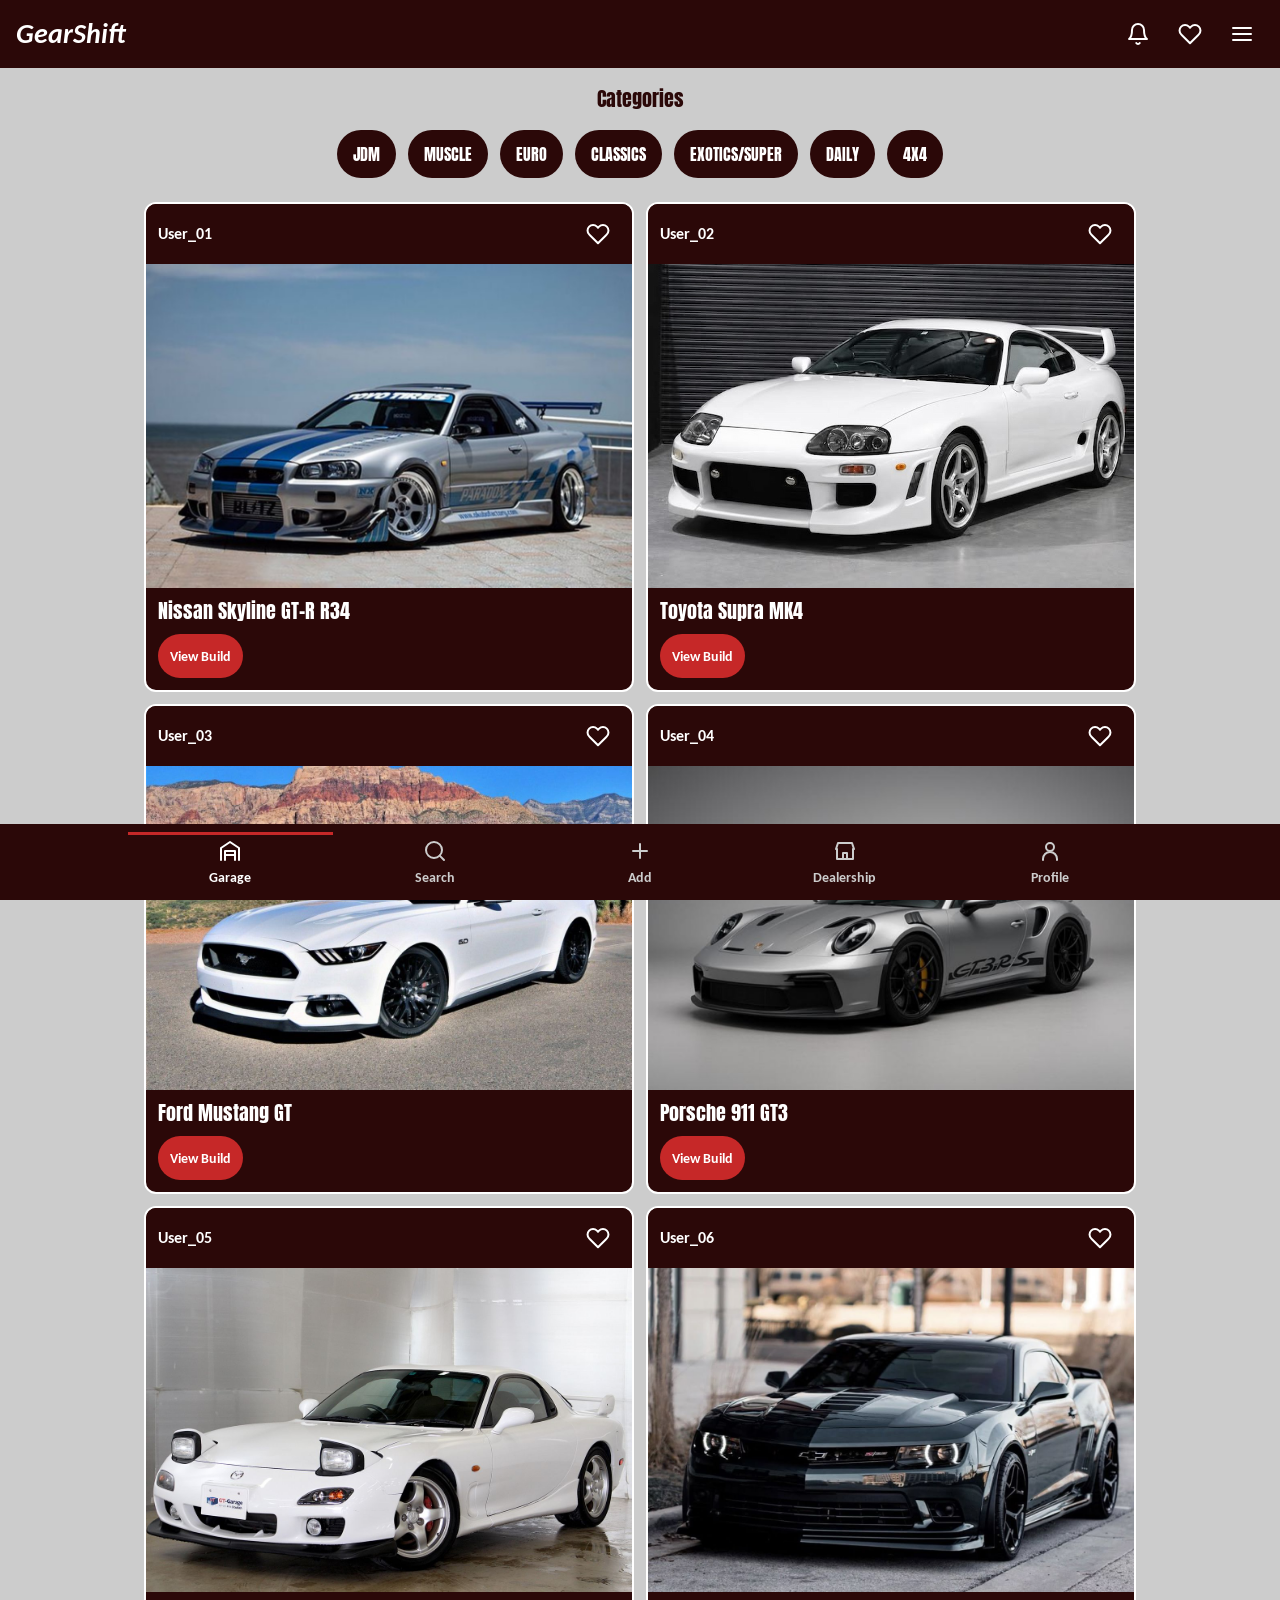
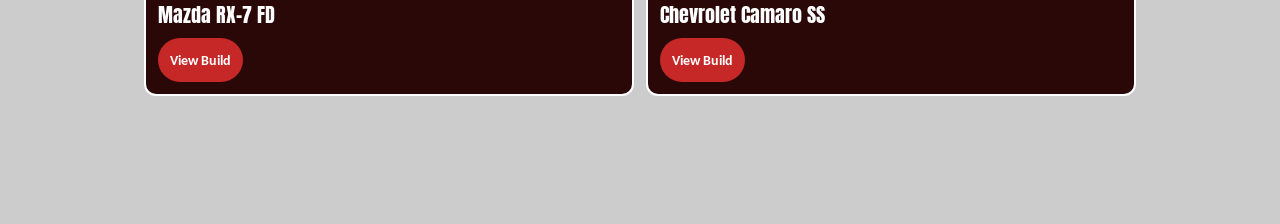
<file: index.html>
<!DOCTYPE html>
<html lang="en">

<head>
    <meta charset="UTF-8">
    <meta name="viewport" content="width=device-width, initial-scale=1.0">
    <meta name="theme-color" content="#2B0808">
    <title>GearShift</title>
    <link rel="preconnect" href="https://fonts.googleapis.com">
    <link rel="preconnect" href="https://fonts.gstatic.com" crossorigin>
    <link href="https://fonts.googleapis.com/css2?family=Anton&family=Carlito:ital,wght@0,400;0,700;1,400;1,700&display=swap" rel="stylesheet">
    <link rel="stylesheet" href="css/tokens.css">
    <link rel="stylesheet" href="css/base.css">
    <link rel="stylesheet" href="css/components/header.css">
    <link rel="stylesheet" href="css/components/category-chips.css">
    <link rel="stylesheet" href="css/components/build-card.css">
    <link rel="stylesheet" href="css/components/bottom-nav.css">
    <link rel="stylesheet" href="css/pages/home.css">
</head>

<body>
    <header class="page-header">
        <div class="header-content">
            <h1 class="gearshift-title">
                <a href="#/home">GearShift</a>
            </h1>

            <nav class="header-actions" aria-label="Header actions">
                <button class="icon-button" type="button" aria-label="Notifications">
                    <svg width="24" height="24" viewBox="0 0 24 24" fill="none" stroke="currentColor" stroke-width="2"
                        stroke-linecap="round" stroke-linejoin="round" aria-hidden="true">
                        <path d="M18 8A6 6 0 0 0 6 8c0 7-3 9-3 9h18s-3-2-3-9"></path>
                        <path d="M13.73 21a2 2 0 0 1-3.46 0"></path>
                    </svg>
                </button>

                <button class="icon-button" type="button" aria-label="Saved cars">
                    <svg viewBox="0 0 24 24" width="24" height="24" fill="none" stroke="currentColor" stroke-width="2"
                        stroke-linecap="round" stroke-linejoin="round" aria-hidden="true">
                        <path
                            d="M20.84 4.61a5.5 5.5 0 0 0-7.78 0L12 5.67l-1.06-1.06a5.5 5.5 0 0 0-7.78 7.78l1.06 1.06L12 21.23l7.78-7.78 1.06-1.06a5.5 5.5 0 0 0 0-7.78z">
                        </path>
                    </svg>
                </button>

                <button class="icon-button nav-trigger" type="button" aria-label="Menu">
                    <svg width="24" height="24" viewBox="0 0 24 24" fill="none" stroke="currentColor" stroke-width="2"
                        stroke-linecap="round" stroke-linejoin="round" aria-hidden="true">
                        <line x1="3" y1="6" x2="21" y2="6"></line>
                        <line x1="3" y1="12" x2="21" y2="12"></line>
                        <line x1="3" y1="18" x2="21" y2="18"></line>
                    </svg>
                </button>
            </nav>
        </div>
    </header>

    <main class="page-content">
    <section aria-labelledby="categories-title">
        <h2 id="categories-title" class="category-heading">Categories</h2>
        <div class="category-chips-container" role="group" aria-label="Car categories">
            <button class="category-chip" type="button" aria-pressed="false">JDM</button>
            <button class="category-chip" type="button" aria-pressed="false">Muscle</button>
            <button class="category-chip" type="button" aria-pressed="false">Euro</button>
            <button class="category-chip" type="button" aria-pressed="false">Classics</button>
            <button class="category-chip" type="button" aria-pressed="false">Exotics/Super</button>
            <button class="category-chip" type="button" aria-pressed="false">Daily</button>
            <button class="category-chip" type="button" aria-pressed="false">4x4</button>
        </div>
    </section>

    <section id="builds-section" class="builds-section" aria-label="Builds">
        <article class="build-card">
            <div class="build-card__top">
                <span class="build-card__user">User_01</span>
                <button class="build-card__heart" type="button" aria-label="Save this build" aria-pressed="false">
                    <svg class="build-card__heart-icon" viewBox="0 0 24 24" width="24" height="24" fill="none"
                        stroke="currentColor" stroke-width="2" stroke-linecap="round" stroke-linejoin="round"
                        aria-hidden="true">
                        <path
                            d="M20.84 4.61a5.5 5.5 0 0 0-7.78 0L12 5.67l-1.06-1.06a5.5 5.5 0 0 0-7.78 7.78l1.06 1.06L12 21.23l7.78-7.78 1.06-1.06a5.5 5.5 0 0 0 0-7.78z">
                        </path>
                    </svg>
                </button>
            </div>
            <img class="build-card__photo" src="assets/img/cars/skyline-r34.jpg" alt="Nissan Skyline GT-R R34 build" width="1200" height="800">
            <h3 class="build-card__title">Nissan Skyline GT-R R34</h3>
            <a class="build-card__link" href="#/build">View Build</a>
        </article>

        <article class="build-card">
            <div class="build-card__top">
                <span class="build-card__user">User_02</span>
                <button class="build-card__heart" type="button" aria-label="Save this build" aria-pressed="false">
                    <svg class="build-card__heart-icon" viewBox="0 0 24 24" width="24" height="24" fill="none"
                        stroke="currentColor" stroke-width="2" stroke-linecap="round" stroke-linejoin="round"
                        aria-hidden="true">
                        <path
                            d="M20.84 4.61a5.5 5.5 0 0 0-7.78 0L12 5.67l-1.06-1.06a5.5 5.5 0 0 0-7.78 7.78l1.06 1.06L12 21.23l7.78-7.78 1.06-1.06a5.5 5.5 0 0 0 0-7.78z">
                        </path>
                    </svg>
                </button>
            </div>
            <img class="build-card__photo" src="assets/img/cars/supra-mk4.jpg" alt="Toyota Supra MK4 build" width="1200" height="800">
            <h3 class="build-card__title">Toyota Supra MK4</h3>
            <a class="build-card__link" href="#/build">View Build</a>
        </article>

        <article class="build-card">
            <div class="build-card__top">
                <span class="build-card__user">User_03</span>
                <button class="build-card__heart" type="button" aria-label="Save this build" aria-pressed="false">
                    <svg class="build-card__heart-icon" viewBox="0 0 24 24" width="24" height="24" fill="none"
                        stroke="currentColor" stroke-width="2" stroke-linecap="round" stroke-linejoin="round"
                        aria-hidden="true">
                        <path
                            d="M20.84 4.61a5.5 5.5 0 0 0-7.78 0L12 5.67l-1.06-1.06a5.5 5.5 0 0 0-7.78 7.78l1.06 1.06L12 21.23l7.78-7.78 1.06-1.06a5.5 5.5 0 0 0 0-7.78z">
                        </path>
                    </svg>
                </button>
            </div>
            <img class="build-card__photo" src="assets/img/cars/mustang-gt.jpg" alt="Ford Mustang GT build" width="1200" height="800" loading="lazy">
            <h3 class="build-card__title">Ford Mustang GT</h3>
            <a class="build-card__link" href="#/build">View Build</a>
        </article>

        <article class="build-card">
            <div class="build-card__top">
                <span class="build-card__user">User_04</span>
                <button class="build-card__heart" type="button" aria-label="Save this build" aria-pressed="false">
                    <svg class="build-card__heart-icon" viewBox="0 0 24 24" width="24" height="24" fill="none"
                        stroke="currentColor" stroke-width="2" stroke-linecap="round" stroke-linejoin="round"
                        aria-hidden="true">
                        <path
                            d="M20.84 4.61a5.5 5.5 0 0 0-7.78 0L12 5.67l-1.06-1.06a5.5 5.5 0 0 0-7.78 7.78l1.06 1.06L12 21.23l7.78-7.78 1.06-1.06a5.5 5.5 0 0 0 0-7.78z">
                        </path>
                    </svg>
                </button>
            </div>
            <img class="build-card__photo" src="assets/img/cars/911-gt3.jpg" alt="Porsche 911 GT3 build" width="1200" height="800" loading="lazy">
            <h3 class="build-card__title">Porsche 911 GT3</h3>
            <a class="build-card__link" href="#/build">View Build</a>
        </article>

        <article class="build-card">
            <div class="build-card__top">
                <span class="build-card__user">User_05</span>
                <button class="build-card__heart" type="button" aria-label="Save this build" aria-pressed="false">
                    <svg class="build-card__heart-icon" viewBox="0 0 24 24" width="24" height="24" fill="none"
                        stroke="currentColor" stroke-width="2" stroke-linecap="round" stroke-linejoin="round"
                        aria-hidden="true">
                        <path
                            d="M20.84 4.61a5.5 5.5 0 0 0-7.78 0L12 5.67l-1.06-1.06a5.5 5.5 0 0 0-7.78 7.78l1.06 1.06L12 21.23l7.78-7.78 1.06-1.06a5.5 5.5 0 0 0 0-7.78z">
                        </path>
                    </svg>
                </button>
            </div>
            <img class="build-card__photo" src="assets/img/cars/rx7-fd.jpg" alt="Mazda RX-7 FD build" width="1200" height="800" loading="lazy">
            <h3 class="build-card__title">Mazda RX-7 FD</h3>
            <a class="build-card__link" href="#/build">View Build</a>
        </article>

        <article class="build-card">
            <div class="build-card__top">
                <span class="build-card__user">User_06</span>
                <button class="build-card__heart" type="button" aria-label="Save this build" aria-pressed="false">
                    <svg class="build-card__heart-icon" viewBox="0 0 24 24" width="24" height="24" fill="none"
                        stroke="currentColor" stroke-width="2" stroke-linecap="round" stroke-linejoin="round"
                        aria-hidden="true">
                        <path
                            d="M20.84 4.61a5.5 5.5 0 0 0-7.78 0L12 5.67l-1.06-1.06a5.5 5.5 0 0 0-7.78 7.78l1.06 1.06L12 21.23l7.78-7.78 1.06-1.06a5.5 5.5 0 0 0 0-7.78z">
                        </path>
                    </svg>
                </button>
            </div>
            <img class="build-card__photo" src="assets/img/cars/camaro-ss.jpg" alt="Chevrolet Camaro SS build" width="1200" height="800" loading="lazy">
            <h3 class="build-card__title">Chevrolet Camaro SS</h3>
            <a class="build-card__link" href="#/build">View Build</a>
        </article>
    </section>
</main>

    <nav class="bottom-nav" aria-label="Primary">
        <div class="bottom-nav__items">
            <a class="bottom-nav__item" href="#/home" aria-current="page">
                <svg viewBox="0 0 24 24" width="24" height="24" fill="none" stroke="currentColor" stroke-width="2"
                    stroke-linecap="round" stroke-linejoin="round" aria-hidden="true">
                    <path d="M3 21V9l9-6 9 6v12"></path>
                    <path d="M7 21v-9h10v9"></path>
                    <path d="M7 16h10"></path>
                </svg>
                <span class="bottom-nav__label">Garage</span>
            </a>

            <a class="bottom-nav__item" href="#/search">
                <svg viewBox="0 0 24 24" width="24" height="24" fill="none" stroke="currentColor" stroke-width="2"
                    stroke-linecap="round" stroke-linejoin="round" aria-hidden="true">
                    <circle cx="11" cy="11" r="8"></circle>
                    <line x1="21" y1="21" x2="16.65" y2="16.65"></line>
                </svg>
                <span class="bottom-nav__label">Search</span>
            </a>

            <a class="bottom-nav__item" href="#/post">
                <svg viewBox="0 0 24 24" width="24" height="24" fill="none" stroke="currentColor" stroke-width="2"
                    stroke-linecap="round" stroke-linejoin="round" aria-hidden="true">
                    <line x1="12" y1="5" x2="12" y2="19"></line>
                    <line x1="5" y1="12" x2="19" y2="12"></line>
                </svg>
                <span class="bottom-nav__label">Add</span>
            </a>

            <a class="bottom-nav__item" href="#/dealership">
                <svg viewBox="0 0 24 24" width="24" height="24" fill="none" stroke="currentColor" stroke-width="2"
                    stroke-linecap="round" stroke-linejoin="round" aria-hidden="true">
                    <path d="M3 10l2-6h14l2 6"></path>
                    <path d="M4 10v10h16V10"></path>
                    <path d="M10 20v-6h4v6"></path>
                </svg>
                <span class="bottom-nav__label">Dealership</span>
            </a>

            <a class="bottom-nav__item" href="#/profile">
                <svg viewBox="0 0 24 24" width="24" height="24" fill="none" stroke="currentColor" stroke-width="2"
                    stroke-linecap="round" stroke-linejoin="round" aria-hidden="true">
                    <circle cx="12" cy="8" r="4"></circle>
                    <path d="M5 21v-1a7 7 0 0 1 14 0v1"></path>
                </svg>
                <span class="bottom-nav__label">Profile</span>
            </a>
        </div>
    </nav>

    <footer class="page-footer">
        <!-- Footer content -->
    </footer>

    <script type="module" src="js/components/home-interactions.js"></script>
</body>

</html>
</file>
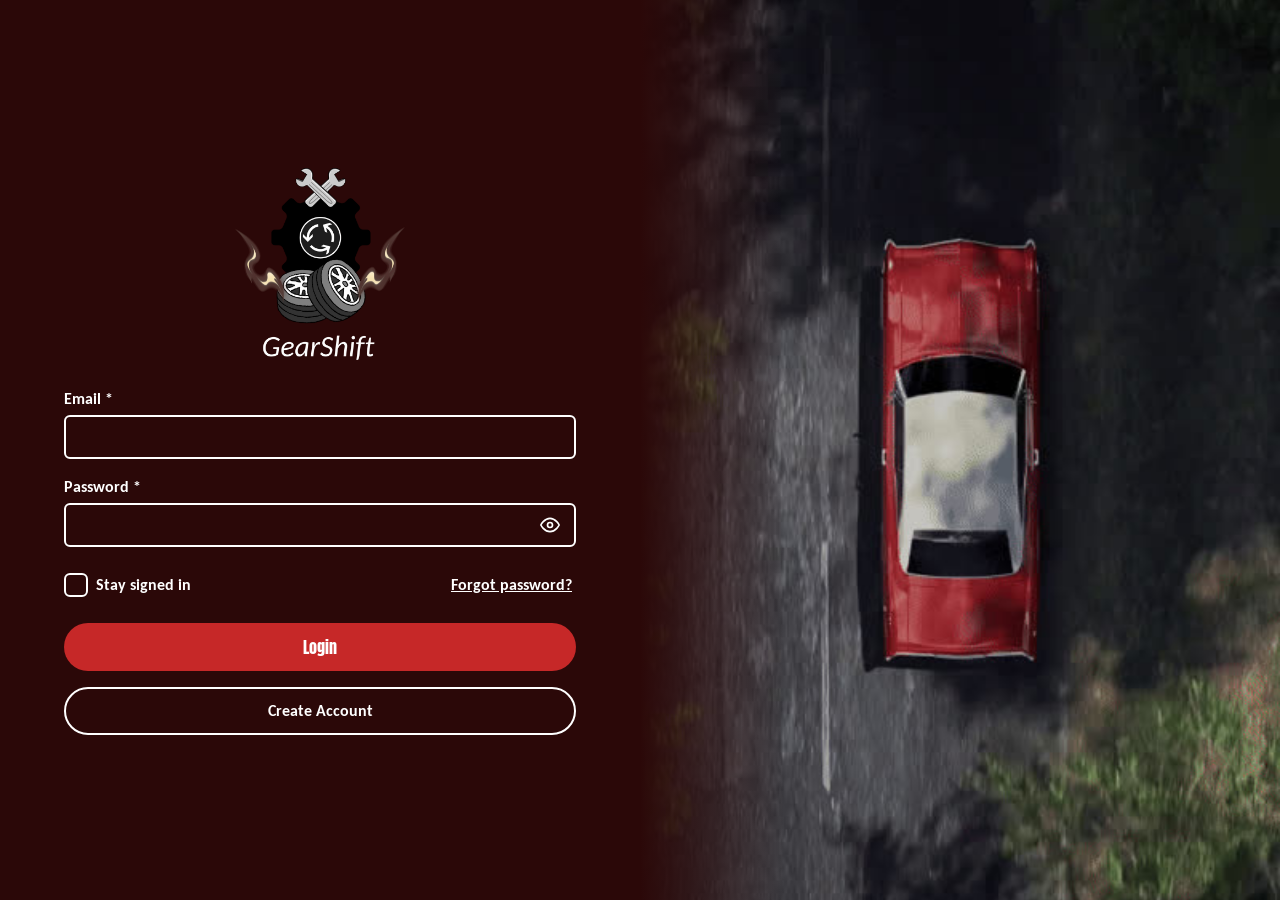
<file: login.html>
<!DOCTYPE html>
<html lang="en">

<head>
    <meta charset="UTF-8">
    <meta name="viewport" content="width=device-width, initial-scale=1.0">
    <meta name="theme-color" content="#2B0808">
    <title>Login – GearShift</title>
    <link rel="preconnect" href="https://fonts.googleapis.com">
    <link rel="preconnect" href="https://fonts.gstatic.com" crossorigin>
    <link href="https://fonts.googleapis.com/css2?family=Anton&family=Carlito:ital,wght@0,400;0,700;1,400;1,700&display=swap" rel="stylesheet">
    <link rel="stylesheet" href="css/tokens.css">
    <link rel="stylesheet" href="css/base.css">
    <link rel="stylesheet" href="css/components/login-form.css">
    <link rel="stylesheet" href="css/pages/login.css">
</head>

<body>
    <main class="login">
        <div class="login__layout">
            <section class="login__panel" aria-labelledby="login-logo">
                <h1 class="login__logo" id="login-logo">
                    <a href="#/home"><img src="assets/img/cars/gearshift-logo.png" alt="GearShift" width="640"
                            height="718"></a>
                </h1>

                <form class="login-form" novalidate>
                    <div class="login-form__field">
                        <label class="login-form__label" for="login-email">
                            Email <span class="login-form__required" aria-hidden="true">*</span>
                        </label>
                        <input class="login-form__input" id="login-email" name="email" type="email"
                            autocomplete="email" required aria-describedby="login-email-error">
                        <p class="login-form__error" id="login-email-error" aria-live="polite" hidden></p>
                    </div>

                    <div class="login-form__field">
                        <label class="login-form__label" for="login-password">
                            Password <span class="login-form__required" aria-hidden="true">*</span>
                        </label>
                        <div class="login-form__password">
                            <input class="login-form__input login-form__input--with-toggle" id="login-password"
                                name="password" type="password" autocomplete="current-password" required
                                aria-describedby="login-password-error">
                            <button class="login-form__toggle" type="button" aria-label="Show password" aria-pressed="false">
                                <svg class="login-form__toggle-icon login-form__toggle-icon--eye" width="20" height="20"
                                    viewBox="0 0 24 24" fill="none" stroke="currentColor" stroke-width="2"
                                    stroke-linecap="round" stroke-linejoin="round" aria-hidden="true">
                                    <path d="M1 12s4-8 11-8 11 8 11 8-4 8-11 8-11-8-11-8z"></path>
                                    <circle cx="12" cy="12" r="3"></circle>
                                </svg>
                                <svg class="login-form__toggle-icon login-form__toggle-icon--eye-off" width="20"
                                    height="20" viewBox="0 0 24 24" fill="none" stroke="currentColor" stroke-width="2"
                                    stroke-linecap="round" stroke-linejoin="round" aria-hidden="true" hidden>
                                    <path d="M17.94 17.94A10.07 10.07 0 0 1 12 20c-7 0-11-8-11-8a18.45 18.45 0 0 1 5.06-5.94"></path>
                                    <path d="M9.9 4.24A9.12 9.12 0 0 1 12 4c7 0 11 8 11 8a18.5 18.5 0 0 1-2.16 3.19"></path>
                                    <path d="M14.12 14.12a3 3 0 1 1-4.24-4.24"></path>
                                    <line x1="1" y1="1" x2="23" y2="23"></line>
                                </svg>
                            </button>
                        </div>
                        <p class="login-form__error" id="login-password-error" aria-live="polite" hidden></p>
                    </div>

                    <div class="login-form__row">
                        <label class="login-form__remember">
                            <input class="login-form__checkbox" name="stay-signed-in" type="checkbox">
                            Stay signed in
                        </label>

                        <a class="login-form__forgot" href="#/forgot">Forgot password?</a>
                    </div>

                    <button class="login-form__submit" type="submit">Login</button>

                    <p class="login-form__status" role="status" hidden></p>
                </form>

                <a class="login__signup" href="#/signup">Create Account</a>
            </section>

            <!-- Hero media stays as the desktop fallback until the Login hero task adds its asset. -->
            <div class="login__media" aria-hidden="true"></div>
        </div>
    </main>

    <script type="module" src="js/components/login-interactions.js"></script>
</body>

</html>
</file>
<file: css/tokens.css>
:root {
    /*Primitives*/

    --maroon-900: #2B0808;
    --maroon-700: #4A1212;
    --gray-300: #CCCCCC;
    --white: #FFFFFF;
    --red-600: #C62828;
    --red-700: #A81F1F;

    /*Roles*/
    --color-page: var(--gray-300);
    --color-surface: var(--maroon-900);
    --color-surface-raised: var(--maroon-700);
    --color-text-on-surface: var(--white);
    --color-text-on-page: var(--maroon-900);
    --color-action: var(--red-600);
    --color-action-hover: var(--red-700);

    /*Spacings*/
    --space-1: 0.25rem;
    --space-2: 0.5rem;
    --space-3: 0.75rem;
    --space-4: 1rem;
    --space-5: 1.5rem;
    --space-6: 2rem;
    --space-8: 3rem;
    --container-max: 64rem;
    
    /* Radius */
    --radius-sm: 6px;
    --radius-md: 12px;
    --radius-pill: 999px;

    /* Sizes */
    --min-touch-target: 2.75rem;
    --border-width: 2px;
    --logo-width: 11rem;
    --autofill-cover: 1000px;

    /* Fonts */
    --font-heading: "Anton", "Arial Narrow", sans-serif;
    --font-body: "Carlito", Calibri, Arial, sans-serif;

    /* Type sizes */
    --text-sm: 0.875rem;
    --text-base: 1rem;
    --text-lg: 1.25rem;
    --text-xl: 1.75rem;
    --text-2xl: 2.5rem;

    /* Motion */
    --dur-fast: 120ms;
    --dur-base: 220ms;
    --ease-out: cubic-bezier(0.22, 1, 0.36, 1);
}

@media (prefers-reduced-motion: reduce) {
    :root {
        --dur-fast: 0ms;
        --dur-base: 0ms;
    }
}
</file>
<file: css/base.css>
/* Every element gets border-box sizing */ 
*, *::before, *::after {
    box-sizing: border-box;
}

/* Body sets page typography and colors */
body {
    margin: 0;
    background: var(--color-page);
    color: var(--color-text-on-page);
    font-family: var(--font-body);
    font-size: var(--text-base);
    line-height: 1.5;
}

/* Buttons and links: no browser blue tap flash, so our own press state shows */
button, a {
    -webkit-tap-highlight-color: transparent;
}

/* Buttons use the surrounding font instead of the browser default, and double-clicks never select their text */
button {
    font-family: inherit;
    user-select: none;
}

/* Images scale to fit and display as block elements */
img {
    max-width: 100%;
    display: block;
}
</file>
<file: css/components/header.css>
.page-header {
    position: sticky;
    top: 0;
    background: var(--color-surface);
    padding: var(--space-3) var(--space-4);
    z-index: 100;
}

.header-content {
    display: flex;
    align-items: center;
    justify-content: space-between;
    gap: var(--space-4);
}

.gearshift-title {
    font-family: var(--font-body);
    font-style: italic;
    font-size: var(--text-xl);
    font-weight: 700;
    color: var(--color-text-on-surface);
    margin: 0;
}

.gearshift-title a {
    color: inherit;
    text-decoration: none;
}

.header-actions {
    display: flex;
    align-items: center;
    gap: var(--space-2);
}

.icon-button {
    width: var(--space-6);
    height: var(--space-6);
    min-width: 44px;
    min-height: 44px;
    display: flex;
    align-items: center;
    justify-content: center;
    border: none;
    background: transparent;
    color: var(--color-text-on-surface);
    border-radius: var(--radius-sm);
    cursor: pointer;
}

.icon-button:hover {
    background: var(--color-action);
}

.icon-button:focus-visible {
    outline: 2px solid var(--color-action);
    outline-offset: 2px;
}

.nav-trigger {
    width: var(--space-5);
    height: var(--space-5);
    min-width: 44px;
    min-height: 44px;
}
</file>
<file: css/components/category-chips.css>
.category-heading {
    font-family: var(--font-heading);
    font-weight: 400;
    font-size: var(--text-lg);
    color: var(--color-text-on-page);
    text-align: center;
    margin: var(--space-4) 0 var(--space-2);
    user-select: none;
}

.category-chips-container {
    display: flex;
    gap: var(--space-3);
    overflow-x: auto;
    padding: var(--space-2) var(--space-4) var(--space-4);
    scrollbar-width: none;
}

.category-chips-container::-webkit-scrollbar {
    display: none;
}

.category-chip {
    flex: none;
    /* Tap target: the button itself is at least --space-8 (48px) tall, label centered */
    display: flex;
    align-items: center;
    min-height: var(--space-8);
    font-family: var(--font-heading);
    font-weight: 400;
    font-size: var(--text-base);
    text-transform: uppercase;
    color: var(--color-text-on-surface);
    background: var(--color-surface);
    border: 0;
    /* TASTE.md keeps the Figma's bold pill chips */
    border-radius: var(--radius-pill);
    padding: var(--space-3) var(--space-4);
    cursor: pointer;
    transition:
        background var(--dur-fast) var(--ease-out),
        transform var(--dur-fast) var(--ease-out);
}

.category-chip:hover {
    background: var(--color-surface-raised);
}

.category-chip:active {
    transform: scale(0.97);
}

.category-chip[aria-pressed="true"] {
    background: var(--color-action);
}

.category-chip[aria-pressed="true"]:hover {
    background: var(--color-action-hover);
}

.category-chip:focus-visible {
    outline: 2px solid var(--color-text-on-page);
    outline-offset: 2px;
}

.category-chip:first-child {
    margin-left: auto;
}

.category-chip:last-child {
    margin-right: auto;
}
</file>
<file: css/components/build-card.css>
/* Build card: one car build shown on the home feed */

.build-card {
    display: flex;
    flex-direction: column;
    background: var(--color-surface);
    color: var(--color-text-on-surface);
    /* TODO token: --border-width */
    border: 2px solid var(--white);
    border-radius: var(--radius-md);
    /* Clips the photo zoom at the card edges so it never paints over the border */
    overflow: hidden;
    transition: transform var(--dur-base) var(--ease-out);
    user-select: none;
}

.build-card__top {
    display: flex;
    align-items: center;
    justify-content: space-between;
    gap: var(--space-2);
    padding: var(--space-2) var(--space-3);
}

.build-card__user {
    font-family: var(--font-body);
    font-size: var(--text-base);
    font-weight: 700;
}

.build-card__heart {
    display: flex;
    align-items: center;
    justify-content: center;
    min-width: 44px;
    min-height: 44px;
    border: none;
    border-radius: var(--radius-sm);
    background: transparent;
    color: var(--color-text-on-surface);
    cursor: pointer;
    transition:
        background var(--dur-fast) var(--ease-out),
        transform var(--dur-fast) var(--ease-out);
}

.build-card__heart:hover {
    background: var(--color-surface-raised);
}

.build-card__heart:active {
    transform: scale(0.97);
}

.build-card__heart[aria-pressed="true"] .build-card__heart-icon {
    fill: var(--color-action);
}

.build-card__heart:focus-visible {
    outline: 2px solid var(--color-text-on-surface);
    outline-offset: 2px;
}

/* The zooming photo paints above normal-flow siblings, so the user row and the
   title get the card background and a raised paint order. That keeps the zoom
   looking clipped inside the photo's 3:2 box instead of smudging over them. */
.build-card__top,
.build-card__title {
    position: relative;
    z-index: 1;
    background: var(--color-surface);
}

.build-card__photo {
    /* img fills the card width; height follows the 3:2 box (and the width/height attributes) so nothing jumps while loading */
    width: 100%;
    height: auto;
    aspect-ratio: 3 / 2;
    object-fit: cover;
    /* maroon shows while the photo loads or if it fails */
    background: var(--color-surface-raised);
    transition: transform var(--dur-base) var(--ease-out);
}

.build-card__title {
    font-family: var(--font-heading);
    font-weight: 400;
    font-size: var(--text-lg);
    color: var(--color-text-on-surface);
    margin: 0;
    padding: var(--space-2) var(--space-3);
}

.build-card__link {
    display: flex;
    align-items: center;
    justify-content: center;
    width: fit-content;
    /* Pins the pill to the card bottom so all View Build buttons line up across a row */
    margin: auto var(--space-3) var(--space-3);
    padding: var(--space-2) var(--space-3);
    font-family: var(--font-body);
    font-size: var(--text-sm);
    font-weight: 700;
    text-decoration: none;
    color: var(--color-text-on-surface);
    background: var(--color-action);
    /* TODO token: --min-touch-target */
    min-height: 44px;
    border-radius: var(--radius-pill);
    transition:
        background var(--dur-fast) var(--ease-out),
        transform var(--dur-fast) var(--ease-out);
}

.build-card__link:hover {
    background: var(--color-action-hover);
}

.build-card__link:active {
    transform: scale(0.97);
}

.build-card__link:focus-visible {
    outline: 2px solid var(--color-text-on-surface);
    outline-offset: 2px;
}

/* Hover: the whole card lifts and the photo zooms slightly inside its 3:2 box.
   No tokens exist for motion distances or scale factors yet, so 4px and 1.05 are literal values. */
@media (hover: hover) {
    .build-card:hover {
        transform: translateY(-4px);
    }

    .build-card:hover .build-card__photo {
        transform: scale(1.05);
    }
}
</file>
<file: css/components/bottom-nav.css>
/* Bottom nav: fixed primary navigation, icon + visible text label per item */

/* The fixed nav overlays the page bottom, so reserve room for it here */
.page-content {
    padding-bottom: calc(var(--space-8) + var(--space-8));
}

.bottom-nav {
    position: fixed;
    left: 0;
    right: 0;
    bottom: 0;
    z-index: 100;
    background: var(--color-surface);
    padding: var(--space-2) var(--space-2) calc(var(--space-2) + env(safe-area-inset-bottom));
    user-select: none;
}

.bottom-nav__items {
    display: flex;
    max-width: var(--container-max);
    margin-inline: auto;
}

.bottom-nav__item {
    flex: 1;
    display: flex;
    flex-direction: column;
    align-items: center;
    gap: var(--space-1);
    padding: var(--space-1);
    min-height: 44px;
    font-family: var(--font-body);
    text-align: center;
    text-decoration: none;
    color: var(--gray-300); /* TODO token: --color-text-muted */
    /* TODO token: --border-width */
    border-top: 3px solid transparent;
    transition:
        background var(--dur-fast) var(--ease-out),
        color var(--dur-fast) var(--ease-out),
        transform var(--dur-fast) var(--ease-out);
}

.bottom-nav__label {
    font-size: var(--text-sm);
    font-weight: 700;
}

.bottom-nav__item:hover {
    background: var(--color-surface-raised);
}

.bottom-nav__item:active {
    transform: scale(0.97);
}

/* Current page: full white text/icon plus an accent bar, never faded */
.bottom-nav__item[aria-current="page"] {
    color: var(--color-text-on-surface);
    border-top-color: var(--color-action);
}

.bottom-nav__item:focus-visible {
    outline: 2px solid var(--color-text-on-surface);
    outline-offset: 2px;
}
</file>
<file: css/pages/home.css>
/* Home page: build cards in a 2-column feed, centered on wide screens */

.builds-section {
    display: grid;
    grid-template-columns: repeat(2, minmax(0, 1fr));
    gap: var(--space-3);
    max-width: var(--container-max);
    margin-inline: auto;
    padding: var(--space-2) var(--space-4) var(--space-6);
}

/* Load reveal: each card fades in and rises, one --dur-fast step per card.
   The backwards fill keeps a card hidden only until its own delay has passed;
   after the run the card keeps its natural styles, so nothing stays hidden. */
@keyframes build-card-rise {
    from {
        opacity: 0;
        transform: translateY(12px);
    }

    to {
        opacity: 1;
        transform: none;
    }
}

.build-card {
    animation: build-card-rise var(--dur-base) var(--ease-out) backwards;
}

.build-card:nth-child(2) {
    animation-delay: calc(var(--dur-fast) * 1);
}

.build-card:nth-child(3) {
    animation-delay: calc(var(--dur-fast) * 2);
}

.build-card:nth-child(4) {
    animation-delay: calc(var(--dur-fast) * 3);
}

.build-card:nth-child(5) {
    animation-delay: calc(var(--dur-fast) * 4);
}

.build-card:nth-child(6) {
    animation-delay: calc(var(--dur-fast) * 5);
}

/* Animations off: cards are never hidden at all */
@media (prefers-reduced-motion: reduce) {
    .build-card {
        animation: none;
    }
}
</file>
<file: css/components/login-form.css>
/* Login form: fields, show/hide password, stay signed in, and primary button.
   Labels sit above the fields so they stay visible while typing on narrow screens. */

.login-form {
    display: grid;
    gap: var(--space-4);
}

.login-form__field {
    display: grid;
    gap: var(--space-1);
}

.login-form__label {
    font-family: var(--font-body);
    font-size: var(--text-base);
    font-weight: 700;
    color: var(--color-text-on-surface);
}

/* Visible required mark; the inputs also carry required for assistive tech */
.login-form__required {
    color: var(--white);
}

.login-form__input {
    width: 100%;
    min-height: var(--min-touch-target);
    padding: var(--space-2) var(--space-3);
    font-family: var(--font-body);
    font-size: var(--text-base);
    color: var(--color-text-on-surface);
    background: transparent;
    /* Outlined field: the white border never moves, only its color changes on error */
    border: var(--border-width) solid var(--color-text-on-surface);
    border-radius: var(--radius-sm);
    transition: border-color var(--dur-fast) var(--ease-out);
}

/* Chrome paints its own pale background on autofill, which would hide white text.
   The inset shadow repaints the field in the surface color; the text stays white. */
.login-form__input:-webkit-autofill,
.login-form__input:-webkit-autofill:hover,
.login-form__input:-webkit-autofill:focus {
    -webkit-text-fill-color: var(--color-text-on-surface);
    box-shadow: inset 0 0 0 var(--autofill-cover) var(--color-surface);
    caret-color: var(--color-text-on-surface);
}

.login-form__input:focus-visible {
    outline: var(--border-width) solid var(--color-text-on-surface);
    outline-offset: var(--border-width);
}

/* Error state: color is never the only cue, the message below names the field and the reason */
.login-form__input[aria-invalid="true"] {
    border-color: var(--color-action);
}

.login-form__input--with-toggle {
    /* Clears the 44px show/hide button sitting inside the field */
    padding-right: var(--space-8);
}

.login-form__password {
    position: relative;
    display: grid;
}

.login-form__toggle {
    position: absolute;
    top: 50%;
    right: var(--space-1);
    transform: translateY(-50%);
    display: flex;
    align-items: center;
    justify-content: center;
    width: var(--min-touch-target);
    height: var(--min-touch-target);
    /* UA default paints a pale ButtonFace square inside the field */
    background: transparent;
    border: none;
    border-radius: var(--radius-sm);
    color: var(--color-text-on-surface);
    cursor: pointer;
    transition: color var(--dur-fast) var(--ease-out);
}

/* SVG does not get the browser's [hidden] rule, so both icons would show side by side.
   This rule makes the hidden attribute hide the eye icon. */
.login-form__toggle-icon[hidden] {
    display: none;
}

/* Inset ring so the button keeps its ring inside the field, clear of the border */
.login-form__toggle:focus-visible {
    outline: var(--border-width) solid var(--color-text-on-surface);
    outline-offset: calc(var(--border-width) * -1);
}

/* Hover feedback is the icon color only; the button never gains a background */
.login-form__toggle:hover {
    color: var(--gray-300);
}

/* Fade-down entrance. A keyframe animation (not a transition) because `hidden`
   flips display, and the animation restarts each time the element unhides.
   Only transform and opacity; the token duration is 0ms under reduced motion. */
@keyframes login-form-fade-down {
    from {
        opacity: 0;
        transform: translateY(calc(var(--space-1) * -1));
    }
}

/* Fade-down exit. Removes display after animation completes.
   Only transform and opacity; the token duration is 0ms under reduced motion. */
@keyframes login-form-fade-out {
    to {
        opacity: 0;
        transform: translateY(calc(var(--space-1) * -1));
    }
}

/* Error messages name the field and the reason; white stays readable on the maroon card
   TODO token: --color-text-error */
.login-form__error {
    margin: 0;
    font-family: var(--font-body);
    font-size: var(--text-sm);
    font-weight: 700;
    color: var(--white);
    animation: login-form-fade-down var(--dur-base) var(--ease-out);
}

.login-form__row {
    display: flex;
    flex-wrap: wrap;
    align-items: center;
    justify-content: space-between;
    gap: var(--space-3);
}

.login-form__remember {
    display: flex;
    align-items: center;
    gap: var(--space-2);
    min-height: var(--min-touch-target);
    font-family: var(--font-body);
    font-size: var(--text-base);
    font-weight: 700;
    color: var(--color-text-on-surface);
    cursor: pointer;
}

.login-form__checkbox {
    appearance: none;
    -webkit-appearance: none;
    width: var(--space-5);
    height: var(--space-5);
    margin: 0;
    background: transparent;
    border: var(--border-width) solid var(--color-text-on-surface);
    border-radius: var(--radius-sm);
    cursor: pointer;
}

/* Checked: filled white with a maroon check. The check color is the --color-surface
   value written as #2B0808, because an SVG data URI cannot read a CSS variable. */
.login-form__checkbox:checked {
    background-color: var(--color-text-on-surface);
    background-image: url("data:image/svg+xml,%3Csvg xmlns='http://www.w3.org/2000/svg' viewBox='0 0 24 24' fill='none' stroke='%232B0808' stroke-width='3' stroke-linecap='round' stroke-linejoin='round'%3E%3Cpath d='M4 12.5l5 5L20 6.5'/%3E%3C/svg%3E");
    background-repeat: no-repeat;
    background-position: center;
    background-size: contain;
}

.login-form__checkbox:focus-visible {
    outline: var(--border-width) solid var(--color-text-on-surface);
    outline-offset: var(--border-width);
}

.login-form__forgot {
    display: inline-flex;
    align-items: center;
    min-height: var(--min-touch-target);
    padding: 0 var(--space-1);
    font-family: var(--font-body);
    font-size: var(--text-base);
    font-weight: 700;
    color: var(--color-text-on-surface);
    text-decoration: underline;
    border-radius: var(--radius-sm);
}

.login-form__forgot:focus-visible {
    outline: var(--border-width) solid var(--color-text-on-surface);
    outline-offset: var(--border-width);
}

/* Hover feedback is the text color only; the underline stays, no background */
.login-form__forgot:hover {
    color: var(--gray-300);
}

/* Primary button: always --color-action, never gray — it must not look disabled
   before submission begins */
.login-form__submit {
    display: flex;
    align-items: center;
    justify-content: center;
    min-height: var(--space-8);
    padding: var(--space-2) var(--space-3);
    font-family: var(--font-heading);
    font-weight: 400;
    font-size: var(--text-base);
    color: var(--white);
    background: var(--color-action);
    border: none;
    border-radius: var(--radius-pill);
    cursor: pointer;
    transition:
        background var(--dur-fast) var(--ease-out),
        transform var(--dur-fast) var(--ease-out);
}

.login-form__submit:hover {
    background: var(--color-action-hover);
}

.login-form__submit:active {
    transform: scale(0.97);
}

.login-form__submit:focus-visible {
    outline: var(--border-width) solid var(--color-text-on-surface);
    outline-offset: var(--border-width);
}

/* Shell feedback while auth is not wired up yet */
.login-form__status {
    margin: 0;
    font-family: var(--font-body);
    font-size: var(--text-sm);
    font-weight: 700;
    color: var(--white);
    text-align: center;
    animation: login-form-fade-down var(--dur-base) var(--ease-out);
}
</file>
<file: css/pages/login.css>
/* Login page: full-bleed split. On small screens the maroon panel is the whole
   page; from 56rem it shares the viewport with the decorative media half. */

.login {
    min-height: 100vh;
    min-height: 100svh;
    display: grid;
    grid-template-rows: 1fr;
    background: var(--color-surface);
}

/* One column that fills the viewport height, so the panel reaches every edge */
.login__layout {
    display: grid;
    grid-template-rows: 1fr;
    width: 100%;
}

/* Left half: maroon surface, form centered in a single column with a max width */
.login__panel {
    display: flex;
    flex-direction: column;
    align-items: center;
    justify-content: center;
    justify-content: safe center;
    background: var(--color-surface);
    color: var(--color-text-on-surface);
    padding: var(--space-5);
}

/* Keep the form readable on wide screens without a card around it */
.login__panel > * {
    width: 100%;
    max-width: calc(var(--container-max) / 2);
}

.login__logo {
    display: flex;
    align-items: center;
    justify-content: center;
    margin: 0 0 var(--space-5);
}

.login__logo img {
    display: block;
    width: var(--logo-width);
    height: auto;
    max-width: 100%;
}

.login__logo a {
    display: inline-flex;
    align-items: center;
    justify-content: center;
    min-height: var(--min-touch-target);
    padding: 0 var(--space-2);
    color: inherit;
    text-decoration: none;
}

.login__logo a:focus-visible {
    outline: var(--border-width) solid var(--color-text-on-surface);
    outline-offset: var(--border-width);
}

/* Create Account: navigation, so it is a real link styled as a quiet pill */
.login__signup {
    display: flex;
    align-items: center;
    justify-content: center;
    margin-top: var(--space-4);
    min-height: var(--space-8);
    font-family: var(--font-body);
    font-size: var(--text-base);
    font-weight: 700;
    color: var(--color-text-on-surface);
    text-decoration: none;
    border: var(--border-width) solid var(--white);
    border-radius: var(--radius-pill);
    transition:
        background var(--dur-fast) var(--ease-out),
        transform var(--dur-fast) var(--ease-out);
}

.login__signup:hover {
    background: var(--color-surface-raised);
}

.login__signup:active {
    transform: scale(0.97);
}

.login__signup:focus-visible {
    outline: var(--border-width) solid var(--color-text-on-surface);
    outline-offset: var(--border-width);
}

/* Photo half is hidden below the breakpoint */
.login__media {
    display: none;
}

/* Photo half: desktop only; below 56rem the form alone fills the screen */
@media (min-width: 56rem) {
    .login__layout {
        grid-template-columns: minmax(0, 1fr) minmax(0, 1fr);
    }

    .login__panel {
        padding: var(--space-6);
    }

    .login__media {
        display: block;
        position: relative;
        overflow: hidden;
        /* maroon shows while the photo loads or if it fails */
        background: var(--color-surface-raised);
        /* inside the media query only, so phones never request the file */
        background-image: url("../../assets/img/cars/login-hero-poster.jpg");
        background-size: cover;
        background-position: center;
    }

    /* Soften the shared edge: blend the photo into the maroon panel */
    .login__media::after {
        content: "";
        position: absolute;
        top: 0;
        bottom: 0;
        left: 0;
        width: calc(var(--space-8) * 3);
        background: linear-gradient(to right, var(--color-surface), transparent);
    }
}

/* Load reveal: the halves fade in and rise, like the home feed cards.
   Reduced motion is handled in tokens.css: both durations become 0ms. */
@keyframes login-rise {
    from {
        opacity: 0;
        transform: translateY(var(--space-3));
    }

    to {
        opacity: 1;
        transform: none;
    }
}

.login__panel,
.login__media {
    animation: login-rise var(--dur-base) var(--ease-out) backwards;
}
</file>
